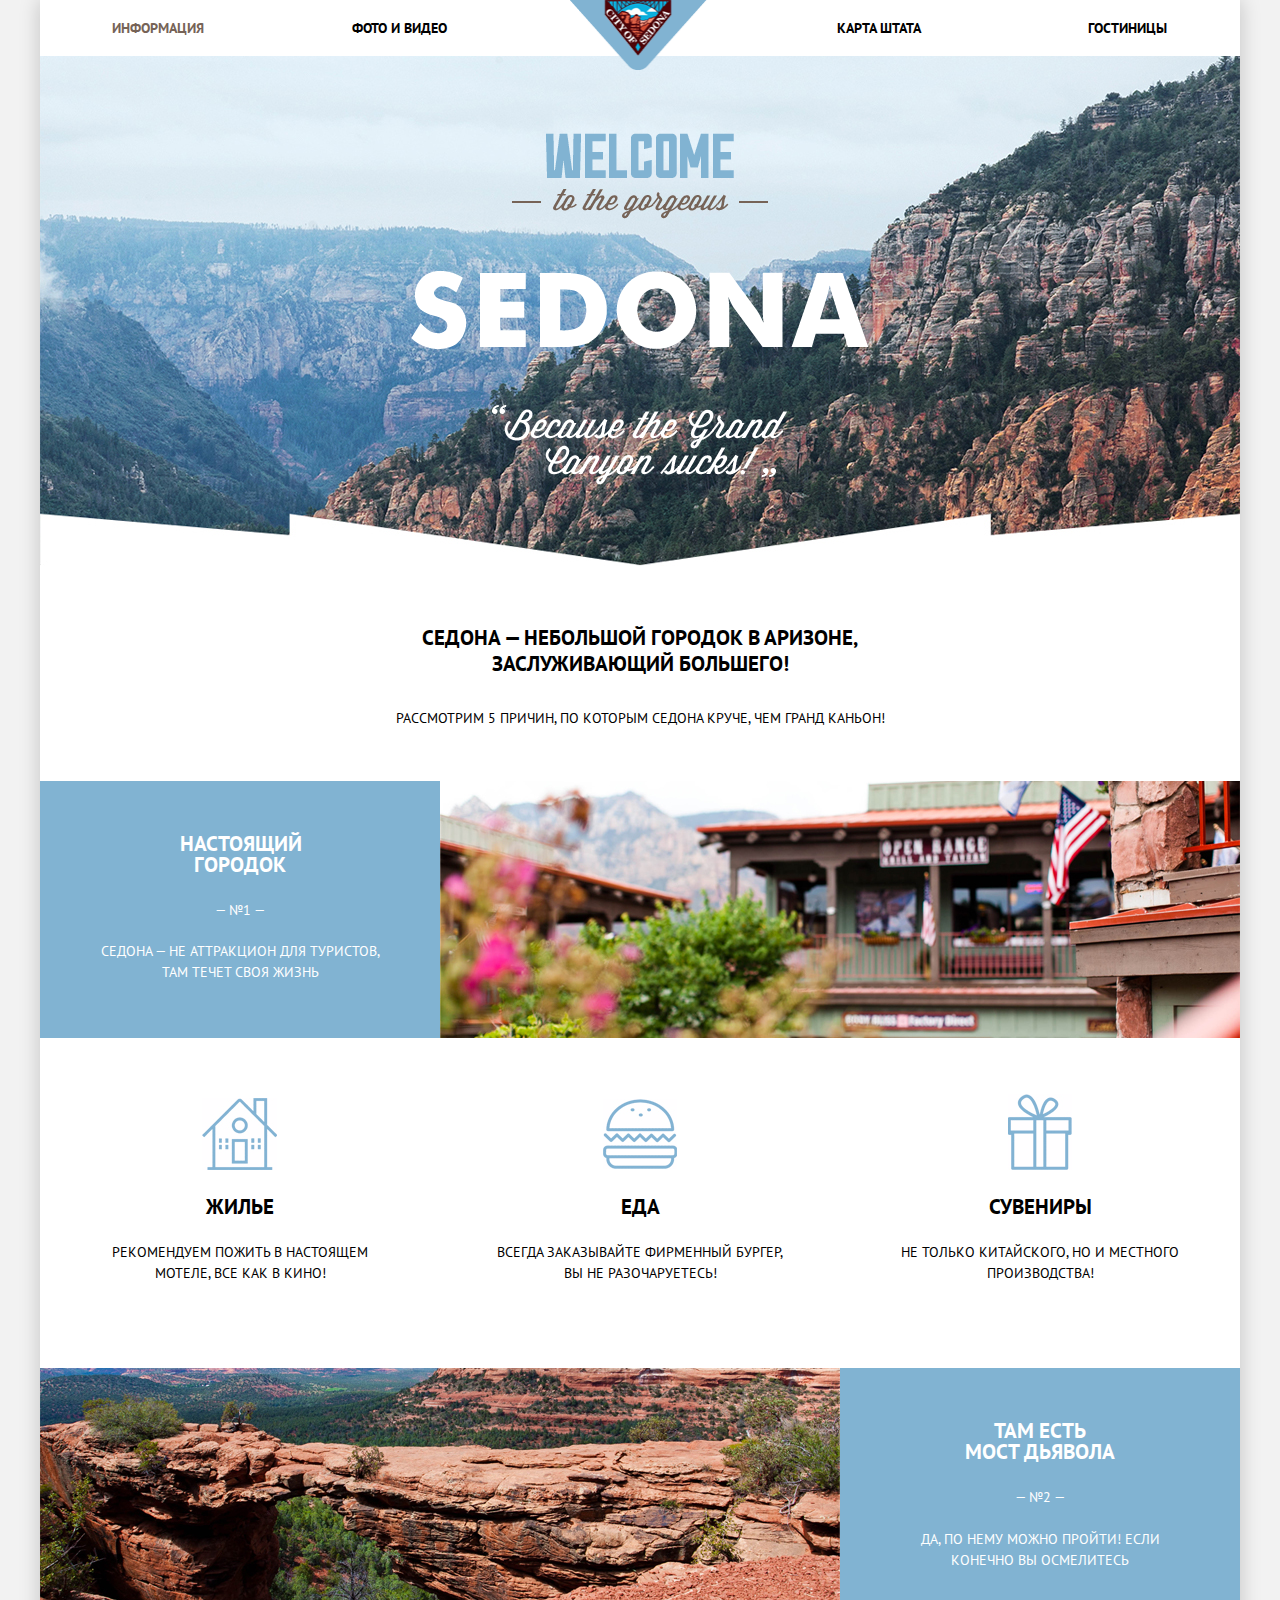
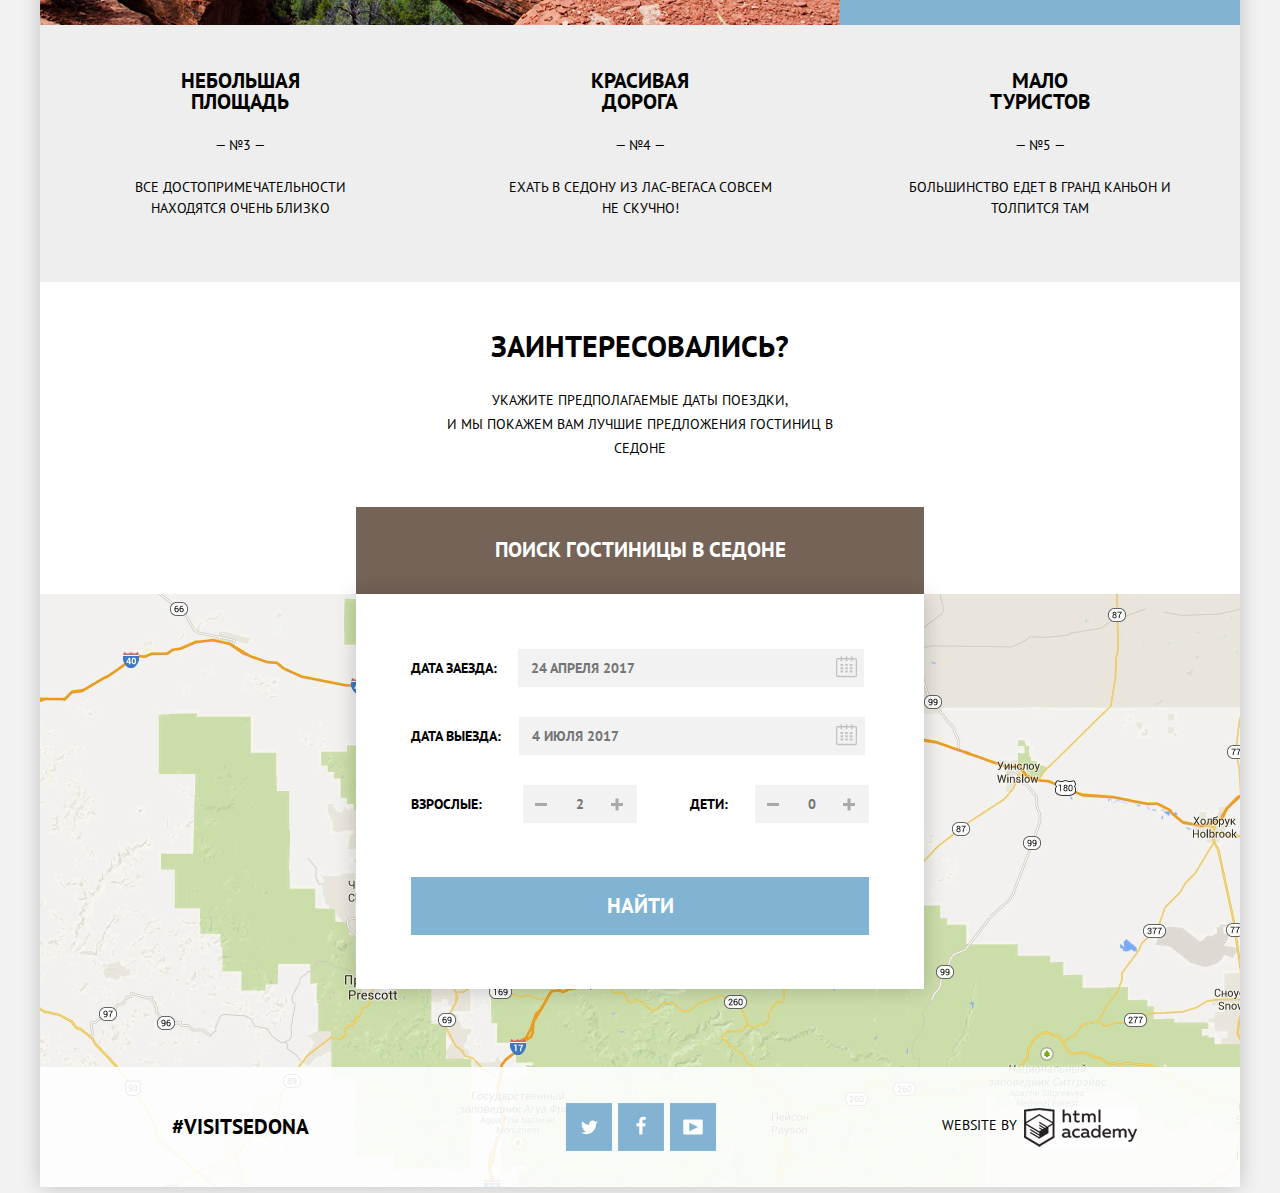
<file: index.html>
<!DOCTYPE html>
<html lang="ru">
  <head>
    <meta charset="utf-8">
    <title>HTML Academy: Седона</title>
    <link href="css/normalize.css" rel="stylesheet">
    <link href="https://fonts.googleapis.com/css?family=PT+Sans:400,700&amp;subset=cyrillic" rel="stylesheet">
    <link href="css/style-min.css" rel="stylesheet">
  </head>
  <body>
    <div class="main-container">
      <header class="main-header">
        <nav class="main-navigation ">
          <ul>
            <li class="active information">
              <a>Информация</a>
            </li>
            <li class="photo">
              <a href="#">Фото и видео</a>
            </li>
            <li class="map-state">
              <a href="#">Карта штата</a>
            </li>
            <li class="hotels">
              <a href="hotels.html">Гостиницы</a>
            </li>
          </ul>
        </nav>
        <div class="index-logo-sedona">
          <img src="img/city-of-sedona.png" width="137" height="70" alt="city of sedona">
        </div>
      </header>
      <main class="container">
        <div class="intro-img">
          <div class="index-intro-img">
            <img class="intro" src="img/index-intro.png" width="458" height="352" alt="Sedona">
          </div>
        </div>
        <div class="index-content-promo">
          <b class="content-promo">Седона — небольшой городок в Аризоне, заслуживающий большего!</b>
          <p class="promo-reasons">Рассмотрим 5 причин, по которым Седона круче, чем гранд каньон!</p>
        </div>
        <div class="index-content-all">
          <section class="index-content-first">
            <div class="content-first">
              <h2 class="content-name-first">Настоящий городок</h2>
              <p class="number">— №1 —</p>
              <p class="content-description-first">Седона — не аттракцион для туристов, там течет своя жизнь</p>
            </div>
            <div class="content-first-img">
              <img  class="content-img" src="img/real-city.jpg" width="800" height="401" alt="Real city">
            </div>
          </section>
          <section class="index-content-tourism">
            <div class="index-content housing">
              <h2 class="content-name">Жилье</h2>
              <p class="content-description-tourism">Рекомендуем пожить в настоящем мотеле, все как в кино!</p>
            </div>
            <div class="index-content food">
              <h2 class="content-name">Еда</h2>
              <p class="content-description-tourism">Всегда заказывайте фирменный бургер, вы не разочаруетесь!</p>
            </div>
            <div class="index-content souvenirs">
              <h2 class="content-name">Сувениры</h2>
              <p class="content-description-tourism">Не только китайского, но и местного производства!</p>
            </div>
          </section>
          <section class="index-content-second">
            <div class="content-second-img">
              <img  class="content-img" src="img/devils-bridge.jpg" width="800" height="401" alt="Devil's bridge">
            </div>
            <div class="content-second">
              <h2 class="content-name-second">там есть<br> мост дьявола</h2>
              <p class="number">— №2 —</p>
              <p class="content-description-second">Да, по нему можно пройти! Если конечно вы осмелитесь</p>
            </div>
          </section>
          <section class="index-content-advantages">
            <div class="index-advantages fird">
              <h2 class="content-name-advantages">Небольшая площадь</h2>
              <p class="number">— №3 —</p>
              <p class="content-description-advantages">Все достопримечательности находятся очень близко</p>
            </div>
            <div class="index-advantages fourth">
              <h2 class="content-name-advantages">Красивая дорога</h2>
              <p class="number">— №4 —</p>
              <p class="content-description-advantages">Ехать в Седону из Лас-Вегаса совсем не скучно!</p>
            </div>
            <div class="index-advantages fifth">
              <h2 class="content-name-advantages">Мало туристов</h2>
              <p class="number">— №5 —</p>
              <p class="content-description-advantages">Большинство едет в гранд каньон и толпится там</p>
            </div>
          </section>
        </div>
        <div class="index-content-booking">
          <b class="content-interest">Заинтересовались?</b>
          <p class="date">Укажите предполагаемые даты поездки,<br>и мы покажем вам лучшие предложения гостиниц в седоне</p>
          <div class="opend">
          <a class="btn-search" href="#">Поиск гостиницы в Седоне</a>
          <form class="appointment-form " action="https://echo.htmlacademy.ru" method="post">
            <div class="check-in">
              <label for="check-in-date">Дата заезда:</label>
              <input id="check-in-date" type="text" name="check-in" placeholder="24 Апреля 2017">
              <a class="calendar" href=#></a>
            </div>
            <div class="departure">
              <label for="date-of-departure">Дата выезда:</label>
              <input id="date-of-departure" class="departure" type="text" name="departure" placeholder="4 Июля 2017">
              <a class="calendar" href=#></a>
            </div>
            <div class="adults-children">
              <label class="adults" for="adults">Взрослые:</label>
              <button class="btn reduce"></button>
              <input id="adults" type="text" name="adults" placeholder="2">
              <button class="btn increase"></button>
              <label class="children" for="children">Дети:</label>
              <button class="btn reduce"></button>
              <input id="children" type="text" name="children" placeholder="0">
              <button class="btn increase"></button>
            </div>
            <button class="find-hotels" type="submit">Найти</button>
          </form>
        </div>
        </div>
        <div class="map">
          <iframe src="https://www.google.com/maps/embed?pb=!1m18!1m12!1m3!1d249282.08778332322!2d-111.90524353694703!3d34.82307196688206!2m3!1f0!2f0!3f0!3m2!1i1024!2i768!4f13.1!3m3!1m2!1s0x872da132f942b00d%3A0x5548c523fa6c8efd!2z0KHQtdC00L7QvdCwLCDQkNGA0LjQt9C-0L3QsCA4NjMzNiwg0KHQqNCQ!5e0!3m2!1sru!2sru!4v1485246084033"
          width="1200" height="593" style="border:0" allowfullscreen=""></iframe>
        </div>
      </main>
      <footer class="main-footer">
        <div class="main-footer-layout">
          <section class="footer-hashtag">
            <a class="visitsedona" href="#">#visitsedona</a>
          </section>
          <section class="footer-social">
            <a class="social-btn social-btn-tweet" href="#">Твиттер</a>
            <a class="social-btn social-btn-fb" href="#">Фейсбук</a>
            <a class="social-btn social-btn-yt" href="#">Ютюб</a>
          </section>
          <section class="footer-copyright">
            <p class="copyright">WEBSITE BY</p>
            <a class="copyright-logo" href="https://htmlacademy.ru">HTML</a>
         </section>
        </div>
      </footer>
    </div>
    <script src="js/script-form-min.js"></script>
  </body>
</html>
</file>
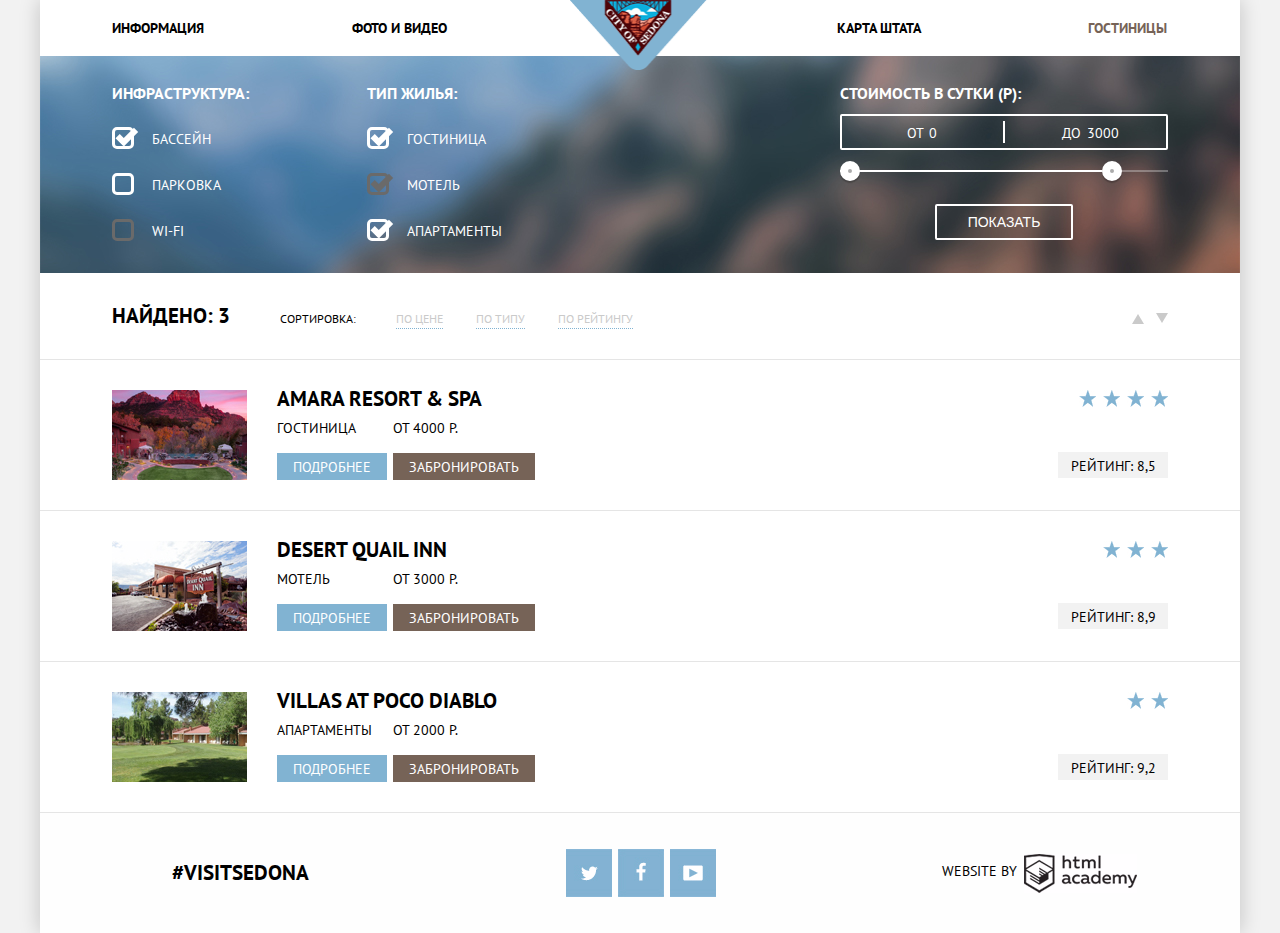
<file: hotels.html>
<!DOCTYPE html>
<html lang="ru">
  <head>
    <meta charset="utf-8">
    <title>HTML Academy: Седона Гостиницы</title>
    <link href="css/normalize.css" rel="stylesheet">
    <link href="https://fonts.googleapis.com/css?family=PT+Sans:400,700&amp;subset=cyrillic" rel="stylesheet">
    <link href="css/style-min.css" rel="stylesheet">
  </head>
  <body>
    <div class="main-container">
      <header class="main-header">
        <nav class="main-navigation">
          <ul>
            <li class="information">
              <a href="#">Информация</a>
            </li>
            <li class="photo">
              <a href="#">Фото и видео</a>
            </li>
            <li class="map-state">
              <a href="#">Карта штата</a>
            </li>
            <li class="active hotels">
              <a>Гостиницы</a>
            </li>
          </ul>
        </nav>
        <div class="index-logo-sedona">
          <a class="logo-sedona" href="index.html">
            <img src="img/city-of-sedona.png" width="137" height="70" alt="city of sedona">
          </a>
        </div>
      </header>
      <main class="container-hotels">
        <form class="search-filter" action="https://echo.htmlacademy.ru" method="get">
          <div class="search-filter-infrastructure">
            <h3 class="title">Инфраструктура:</h3>
            <div class="field type-checked">
              <label for="pool">Бассейн
              <input class="checkbox" id="pool" type="checkbox" checked>
              <span class="checkbox-indicator"></span>
              </label>
            </div>
            <div class="field">
              <label for="parking">Парковка
              <input class="checkbox" id="parking" type="checkbox">
              <span class="checkbox-indicator"></span>
              </label>
            </div>
            <div class="field">
              <label for="wi-fi">wi-fi
              <input class="checkbox" id="wi-fi" type="checkbox" disabled/>
              <span class="checkbox-indicator disabled"></span>
              </label>
            </div>
          </div>
          <div class="search-filter-type">
            <h3 class="title">Тип жилья:</h3>
            <div class="field type-checked">
              <label for="hotel">Гостиница
              <input class="checkbox" id="hotel" type="checkbox" checked>
              <span class="checkbox-indicator"></span>
              </label>
            </div>
            <div class="field type-checked">
              <label for="motel">Мотель
              <input class="checkbox" id="motel" type="checkbox" checked disabled/>
              <span class="checkbox-indicator disabled-checked"></span>
              </label>
            </div>
            <div class="field type-checked">
              <label for="apartments">Апартаменты
              <input class="checkbox" id="apartments" type="checkbox" checked>
              <span class="checkbox-indicator"></span>
              </label>
            </div>
          </div>
          <div class="search-filter-cost">
            <h3 class="title price">Стоимость в сутки (р):</h3>
            <div class="price-controls">
              <label class="min-price">от <input type="text" name="min-price" value="0"></label>
              <label class="max-price">до <input type="text" name="max-price" value="3000"></label>
            </div>
            <div class="range-controls">
              <div class="scale">
                <div class="bar"></div>
              </div>
              <div class="range-toggle range-toggle-min"></div>
              <div class="range-toggle range-toggle-max"></div>
            </div>
            <button class="btn-transparent" type="submit">Показать</button>
          </div>
        </form>
        <div class="result">
          <div class="result-filter">
            <b class="search-number">Найдено: 3</b>
            <p class="sorting">Сортировка:</p>
            <nav class="search-navigation">
              <ul>
                <li class="search-navigation-cost">
                  <a href="#">По цене</a>
                </li>
                <li class="search-navigation-type">
                  <a href="#">По типу</a>
                </li>
                <li class="search-navigation-rating">
                  <a href="#">По рейтингу</a>
                </li>
              </ul>
            </nav>
            <div class="up-down">
              <a class="filter-up" href="#"></a>
              <a class="filter-down" href="#"></a>
            </div>
          </div>
          <div class="result-searching">
            <article class="hotel">
              <div class="hotel-img">
                <img src="img/amara-resort.jpg" width="135" height="90" alt="Amara Resort&Spa">
              </div>
              <div class="hotel-information">
                <a class="name-type-housing" href="#">Amara Resort & Spa</a>
                <p class="type-housing">Гостиница</p>
                <p class="cost">От 4000 р.</p>
                <a class="btn-detail" href="#">Подробнее</a>
                <a class="btn-booking" href="#">Забронировать</a>
              </div>
              <div class="raiting-stars">
                <ul class="raiting-number-stars">
                  <li class="star">1
                  </li>
                  <li class="star">2
                  </li>
                  <li class="star">3
                  </li>
                  <li class="star">4
                  </li>
                </ul>
                <p class="rating">Рейтинг: 8,5</p>
              </div>
            </article>
            <article class="motel">
              <div class="hotel-img">
                <img src="img/desert-quail-inn.jpg" width="135" height="90" alt="Desert Quail Inn">
              </div>
              <div class="hotel-information">
                <a class="name-type-housing" href="#">Desert Quail Inn</a>
                <p class="type-housing">Мотель</p>
                <p class="cost">От 3000 р.</p>
                <a class="btn-detail" href="#">Подробнее</a>
                <a class="btn-booking" href="#">Забронировать</a>
              </div>
              <div class="raiting-stars">
                <ul class="raiting-number-stars">
                  <li class="star">1
                  </li>
                  <li class="star">2
                  </li>
                  <li class="star">3
                  </li>
                </ul>
                <p class="rating">Рейтинг: 8,9</p>
              </div>
            </article>
            <article class="apartments">
              <div class="hotel-img">
                <img src="img/villas-at-poco-diablo.jpg" width="135" height="90" alt="Villas at Poco Diablo">
              </div>
              <div class="hotel-information">
                <a class="name-type-housing" href="#">Villas At Poco Diablo</a>
                <p class="type-housing">Апартаменты</p>
                <p class="cost">От 2000 р.</p>
                <a class="btn-detail" href="#">Подробнее</a>
                <a class="btn-booking" href="#">Забронировать</a>
              </div>
              <div class="raiting-stars">
                <ul class="raiting-number-stars">
                  <li class="star">1
                  </li>
                  <li class="star">2
                  </li>
                </ul>
                <p class="rating">Рейтинг: 9,2</p>
              </div>
            </article>
          </div>
        </div>
      </main>
      <footer class="main-footer-hotels">
        <div class="main-footer-layout">
          <section class="footer-hashtag">
            <a class="visitsedona" href="#">#visitsedona</a>
          </section>
          <section class="footer-social">
            <a class="social-btn social-btn-tweet" href="#">Твиттер</a>
            <a class="social-btn social-btn-fb" href="#">Фейсбук</a>
            <a class="social-btn social-btn-yt" href="#">Ютюб</a>
          </section>
          <section class="footer-copyright">
            <p class="copyright">WEBSITE BY</p>
            <a class="copyright-logo" href="https://htmlacademy.ru">HTML</a>
         </section>
        </div>
      </footer>
    </div>
  </body>
</html>
</file>
<file: css/style-min.css>
body,h2,h3{text-transform:uppercase;color:#000}body{background-color:#f2f2f2;font:14px/21px "PT Sans","Arial",sans-serif}h2,h3{font:700 21px/21px "PT Sans","Arial",sans-serif}h3{font:700 16px/21px "PT Sans","Arial",sans-serif;color:#fff}.main-container{position:relative;width:1200px;margin:auto;background-color:#fff;box-shadow:0 0 20px 0 rgba(0,0,0,.2)}.title{margin-top:0;margin-bottom:25px}.main-header{position:relative}.main-navigation{padding:0 6%}.main-navigation ul{display:-webkit-box;display:-ms-flexbox;display:flex;list-style:none;margin:0 0 0 -40px}.main-navigation li{display:inline-block;width:20%;padding-top:15px;padding-bottom:15px;font:700 14px/26px "PT Sans","Arial",sans-serif;vertical-align:top}.main-navigation a{color:#000;text-decoration:none;text-align:center}.main-navigation a:hover{color:#81b3d2}.main-navigation a:focus{color:#cacaca}.photo a{margin-left:29px}.main-navigation .map-state{margin-left:auto}.map-state a{margin-left:91px}.main-navigation .hotels{margin-left:0}.hotels a{margin-left:131px}.active a,.active a:hover{color:#766357}.index-logo-sedona{position:absolute;top:0;left:530px}.container{width:1200px;margin:0 auto;padding:0}.intro-img{min-height:510px;background:#2d424d url(../img/background-main.jpg) no-repeat}.index-intro-img{width:458px;margin:auto;padding-top:77px}.index-content-promo{display:inline-block;width:1200px;padding-top:59px;padding-bottom:50px;text-align:center;background-color:#fff}.content-promo{display:block;width:440px;margin:auto auto 28px;font-size:21px;line-height:26px;text-align:center}.promo-reasons{display:block;margin:0;line-height:26px}.index-content-first{position:relative;display:-webkit-box;display:-ms-flexbox;display:flex;overflow:hidden}.content-first{width:400px;min-height:257px;text-align:center;color:#fff;background-color:#81b3d2}.content-name-first{margin:0 140px;padding-top:52px;padding-bottom:25px;color:#fff}.number{margin:0}.content-description-first{margin:0 58px;padding-top:20px}.content-first-img{position:absolute;right:0}.content-img{position:relative;top:-75px;width:100%;height:auto}.index-content-tourism{display:-webkit-box;display:-ms-flexbox;display:flex;min-height:330px}.index-content{position:relative;width:400px;text-align:center}.food::before,.housing::before,.souvenirs::before{content:"";position:absolute;top:60px;left:162px;width:75px;height:72px;background:url(../img/spritesheet.png) no-repeat;background-position:-182px -5px}.food::before,.souvenirs::before{top:61px;left:163px;width:74px;height:70px;background-position:-98px -5px}.souvenirs::before{top:56px;left:168px;width:64px;height:76px;background-position:-241px -87px}.content-name{margin:0;padding-top:158px}.content-description-tourism{margin:0 49px;padding-top:25px}.index-content-second{position:relative;display:-webkit-box;display:-ms-flexbox;display:flex;overflow:hidden}.content-second-img{position:absolute;left:0}.content-second{position:relative;left:800px;width:400px;min-height:257px;text-align:center;color:#fff;background-color:#81b3d2}.content-name-second{margin:0 123px;padding-top:52px;padding-bottom:25px;color:#fff}.content-description-second{margin:0 48px;padding-top:21px}.index-content-advantages{display:-webkit-box;display:-ms-flexbox;display:flex;min-height:257px;background-color:#eee}.index-advantages{width:400px;text-align:center}.content-name-advantages{margin:0 140px;padding-top:45px;padding-bottom:23px}.content-description-advantages{margin:0 68px;padding-top:21px}.index-content-booking{margin:auto;padding-top:52px}.content-interest,.date{display:block;line-height:24px;text-align:center}.content-interest{margin-bottom:30px;font-size:30px}.date{width:440px;margin:auto;font-size:14px}.opend{position:relative;display:block}.btn-search{display:block;width:568px;min-height:57px;margin:47px auto auto;padding-top:30px;font:700 21px/26px "PT Sans","Arial",sans-serif;text-align:center;text-decoration:none;color:#fff;background-color:#766357}.appointment-form{position:absolute;left:316px;z-index:2;display:block;width:458px;height:340px;padding:55px 55px 0;font-size:14px;font-weight:700;background-color:#fff;box-shadow:0 0 20px 0 rgba(0,0,0,.2)}.appointment-form-close{display:none}@-webkit-keyframes move{0%{-webkit-transform:translateY(-395px);transform:translateY(-395px)}to{-webkit-transform:translateY(0);transform:translateY(0)}}@keyframes move{0%{-webkit-transform:translateY(-395px);transform:translateY(-395px)}to{-webkit-transform:translateY(0);transform:translateY(0)}}.appointment-form{-webkit-animation:move .6s;animation:move .6s}.appointment-form input[type=text]{height:26px;width:303px;margin:0;padding:6px 30px 6px 13px;font:700 14px/26px "PT Sans","Arial",sans-serif;text-transform:uppercase;color:#000;background-color:#f2f2f2;border:none}.appointment-form input[type=text]:hover{color:#000;background-color:#ebebeb}.appointment-form input[type=text]:focus{height:22px;width:299px;color:#000;background-color:#fff;outline:none;border:2px solid #e5e5e5}.calendar,.calendar:hover{position:absolute;top:7px;left:425px;display:inline-block;width:21px;height:22px;margin:0;vertical-align:top;background:url(../img/spritesheet.png) no-repeat center;background-position:-5px -5px}.calendar:hover{background-position:-36px -5px}.calendar:focus{position:absolute;top:7px;left:425px;display:inline-block;width:21px;height:22px;margin:0;vertical-align:top;background:url(../img/spritesheet.png) no-repeat center;background-position:-67px -5px}.appointment-form .adults-children,.check-in,.departure{display:-webkit-box;display:-ms-flexbox;display:flex;-webkit-box-align:center;-ms-flex-align:center;align-items:center}.check-in,.departure{position:relative;margin-bottom:30px}.check-in label{margin-right:21px}.departure label{margin-right:18px}.adults-children input[type=text]{width:38px;padding-left:0;padding-right:0;text-align:center}.appointment-form .adults-children{margin-bottom:54px}.appointment-form .adults{margin-right:41px}.appointment-form .children{margin-left:53px;margin-right:27px}.adults-children input[type=text]:focus{width:34px;height:34px;padding:0;text-align:center;color:#000;background-color:#fff;outline:none;border:2px solid #e5e5e5}.appointment-form .btn{position:relative;height:38px;width:38px;font-weight:700;color:#a9a9a9;background-color:#f2f2f2;border:none;cursor:pointer}.appointment-form .btn:focus{outline:none}.appointment-form .increase::after,.appointment-form .increase::before{content:"";position:absolute;left:12px;top:18px;width:12px;height:3px;background-color:#a9a9a9}.appointment-form .increase::after{-webkit-transform:rotate(90deg);transform:rotate(90deg)}.appointment-form .reduce::before{content:"";position:absolute;left:12px;top:18px;width:12px;height:3px;background-color:#a9a9a9}.appointment-form .increase:hover:after,.appointment-form .increase:hover:before,.appointment-form .reduce:hover:before{background-color:#000}.appointment-form .increase:focus:after,.appointment-form .increase:focus:before,.appointment-form .reduce:focus:before{background-color:#81b3d2}.appointment-form .find-hotels{display:block;width:458px;min-height:58px;font:700 21px/26px "PT Sans","Arial",sans-serif;text-transform:uppercase;text-align:center;text-decoration:none;color:#fff;background-color:#81b3d2;outline:none;border:none;cursor:pointer}.appointment-form .find-hotels:hover{background-color:#669ec0}.appointment-form .find-hotels:focus{background-color:#5496bd;color:#85b0cd}.map{background:url(../img/background-map.jpg) no-repeat;height:593px}.main-footer{position:absolute;bottom:0;width:965px}.main-footer,.main-footer-hotels{padding:36px 103px 36px 132px;background-color:rgba(254,254,254,.9)}.main-footer-layout{display:-webkit-box;display:-ms-flexbox;display:flex;-webkit-box-align:center;-ms-flex-align:center;align-items:center}.footer-hashtag{margin-right:254px}.footer-hashtag a{font:700 21px/26px "PT Sans","Arial",sans-serif;text-decoration:none;text-align:center;color:#000}.footer-social{font-size:0}.social-btn{display:inline-block;width:46px;height:48px;margin:0 3px;vertical-align:top;text-decoration:none;background:url(../img/spritesheet.png) no-repeat center}.social-btn-tweet{background-position:-174px -203px}.social-btn-fb{background-position:-267px -5px}.social-btn-yt{background-position:-5px -87px}.social-btn-tweet:hover{background-position:-184px -87px}.social-btn-fb:hover{background-position:-185px -145px}.social-btn-yt:hover{background-position:-5px -145px}.social-btn-tweet:focus{background-position:-5px -203px}.social-btn-fb:focus{background-position:-61px -203px}.social-btn-yt:focus{background-position:-118px -203px}.footer-copyright{margin-left:auto;font-size:0}.copyright{display:inline-block;vertical-align:middle;margin:7px 7px 0 0;font-size:14px}.copyright-logo{display:inline-block;width:113px;height:39px;margin-left:auto;vertical-align:top;text-decoration:none;background:url(../img/spritesheet.png) no-repeat center;background-position:-5px -261px}.copyright-logo:hover{background-position:-61px -87px}.copyright-logo:focus{background-position:-61px -136px}.search-filter{display:-webkit-box;display:-ms-flexbox;display:flex;min-height:190px;background:#81b3d2 url(../img/background-hotels.jpg) no-repeat;background-size:cover;font-size:14px;color:#fff;padding-top:27px}.field{min-height:22px;margin-bottom:24px}.search-filter input[type=checkbox]{display:none}.search-filter-infrastructure label,.search-filter-type label{position:relative;margin-left:40px;cursor:pointer}.search-filter-infrastructure{width:240px;margin-left:72px;margin-right:0;font-size:14px}.checkbox+.checkbox-indicator{position:absolute;top:-3px;left:-40px;width:16px;height:16px;border:3px solid #fff;border-radius:5px}.checkbox:checked+.checkbox-indicator::after,.checkbox:checked+.checkbox-indicator::before{content:"";position:absolute;top:7px;left:1px;width:11px;height:6px;background-color:#fff}.checkbox:checked+.checkbox-indicator::after{top:4px;left:4px;width:20px}.checkbox+.checkbox-indicator::before{-webkit-transform:rotate(45deg);transform:rotate(45deg)}.checkbox+.checkbox-indicator::after{-webkit-transform:rotate(-45deg);transform:rotate(-45deg)}.search-filter input[type=checkbox]+.disabled,.search-filter input[type=checkbox]+.disabled-checked{position:absolute;top:-3px;left:-40px;width:16px;height:16px;border:3px solid #6a6a6a;border-radius:5px}.checkbox+.disabled-checked::after,.checkbox+.disabled-checked::before{content:"";position:absolute;top:7px;left:1px;width:11px;height:6px;background-color:#6a6a6a}.checkbox+.disabled-checked::after{top:4px;left:4px;width:20px}.checkbox:checked+.disabled-checked::before{-webkit-transform:rotate(45deg);transform:rotate(45deg);background-color:#6a6a6a}.checkbox:checked+.disabled-checked::after{-webkit-transform:rotate(-45deg);transform:rotate(-45deg);background-color:#6a6a6a}.search-filter-type{width:288px;padding-left:15px}.search-filter-cost{width:328px;margin-right:72px;margin-left:auto}.price{margin-bottom:10px}.price-controls{position:relative;height:32px;margin-bottom:20px;font-size:0;border:2px solid #fff;border-radius:2px}.price-controls::after{content:"";position:absolute;top:50%;left:50%;width:2px;height:22px;background:#fff;-webkit-transform:translate(-50%,-50%);transform:translate(-50%,-50%)}.price-controls label{display:inline-block;font-size:14px;line-height:32px;vertical-align:top;cursor:pointer}.price-controls .max-price,.price-controls .min-price{width:90px;padding-left:65px}.price-controls input{width:50px;margin:0;color:inherit;font:inherit;background:0 0;border:none}.range-controls{position:relative;margin-bottom:32px}.range-controls .scale{height:2px;background:rgba(255,255,255,.3)}.range-controls .bar{width:80%;height:2px;background:#fff}.range-toggle{position:absolute;top:-9px;width:4px;height:4px;background:#ababab;border:8px solid #fff;border-radius:50%;box-shadow:0 2px 1px 0 rgba(0,1,1,.2);cursor:pointer}.range-toggle:hover{background:#1c4f80}.range-toggle-min{left:0}.range-toggle-max{left:80%}.btn-transparent{display:block;margin:0 auto;padding:6px 31px;font-size:14px;line-height:20px;color:#fff;text-transform:uppercase;background:0 0;border:2px solid #fff;border-radius:2px;cursor:pointer}.btn-transparent:hover{color:#000;background:#fff}.result-filter{display:-webkit-box;display:-ms-flexbox;display:flex;-webkit-box-align:baseline;-ms-flex-align:baseline;align-items:baseline;padding:30px 72px;font-size:12px;border-bottom:1px solid #e5e5e5}.search-number{margin-right:50px;font-size:21px;line-height:26px}.sorting{margin:0 40px 0 0;font-size:12px;line-height:18px}.search-navigation ul{display:-webkit-box;display:-ms-flexbox;display:flex;list-style-type:none;margin:0 0 0 -40px}.search-navigation li{display:inline-block;vertical-align:top;margin-right:33px;font-size:12px;line-height:18px}.search-navigation a{display:block;text-align:center;text-decoration:none;color:#cacaca;border-bottom:1px dotted #81b3d2}.search-navigation a:hover{color:#81b3d2;border-bottom:1px dotted #81b3d2}.search-navigation a:focus{color:#81b3d2;border-bottom:none}.search-navigation a:active{color:#000;border-bottom:none}.up-down{position:relative;margin-left:auto}.up-down .filter-up,.up-down .filter-up:hover{position:absolute;top:-15px;right:24px;border:6px solid transparent;border-bottom:10px solid #cacaca}.up-down .filter-up:hover{border-bottom:10px solid #000}.up-down .filter-up:focus{position:absolute;top:-15px;right:24px;border:6px solid transparent;border-bottom:10px solid #81b3d2}.up-down .filter-up:active{position:absolute;top:-15px;right:24px;border:6px solid transparent;border-bottom:10px solid #81b3d2}.up-down .filter-down,.up-down .filter-down:hover{position:absolute;top:-10px;right:0;border:6px solid transparent;border-top:10px solid #cacaca}.up-down .filter-down:hover{border-top:10px solid #000}.up-down .filter-down:focus{position:absolute;top:-10px;right:0;border:6px solid transparent;border-top:10px solid #81b3d2}.apartments,.hotel,.motel{display:-webkit-box;display:-ms-flexbox;display:flex;padding:30px 72px;-webkit-box-align:center;-ms-flex-align:center;align-items:center;font-size:14px;border-bottom:1px solid #e5e5e5}.hotel-img{height:90px;margin-right:30px}.name-type-housing{display:block;margin-bottom:10px;font:700 21px/18px "PT Sans","Arial",sans-serif;text-decoration:none;color:#000}.name-type-housing:hover{color:#81b3d2;text-decoration:none}.name-type-housing:focus{color:#cacaca;text-decoration:none}.hotel-information{width:260px;min-height:90px;font-size:0}.btn-detail,.cost,.type-housing{display:inline-block;width:110px;font-size:14px;line-height:21px}.cost,.type-housing{margin:0 6px 14px 0}.btn-detail{height:23px;margin-right:6px;padding-top:4px;text-align:center;text-decoration:none;color:#fff;background-color:#81b3d2;vertical-align:bottom}.btn-detail:hover{background-color:#669ec0}.btn-detail:focus{color:#94b9d2;background-color:#5496bd}.btn-booking{display:inline-block;width:142px;height:23px;padding-top:4px;font-size:14px;line-height:21px;text-align:center;text-decoration:none;color:#fff;background-color:#766357;vertical-align:bottom}.btn-booking:hover{background-color:#604e43;text-decoration:none}.btn-booking:focus{color:#928a85;background-color:#503e33;text-decoration:none}.raiting-stars{width:110px;min-height:90px;margin-left:auto}.raiting-number-stars{margin:0 0 41px 7px;padding:0;font-size:0;text-align:right;list-style:none}.star{display:inline-block;width:17px;height:17px;margin-left:7px;vertical-align:top;background:url(../img/spritesheet.png) no-repeat center;background-position:-5px -40px}.star:first-child{margin-left:0}.rating{display:inline-block;width:110px;height:22px;margin:0;padding-top:4px;text-align:center;background-color:#f2f2f2}
</file>
